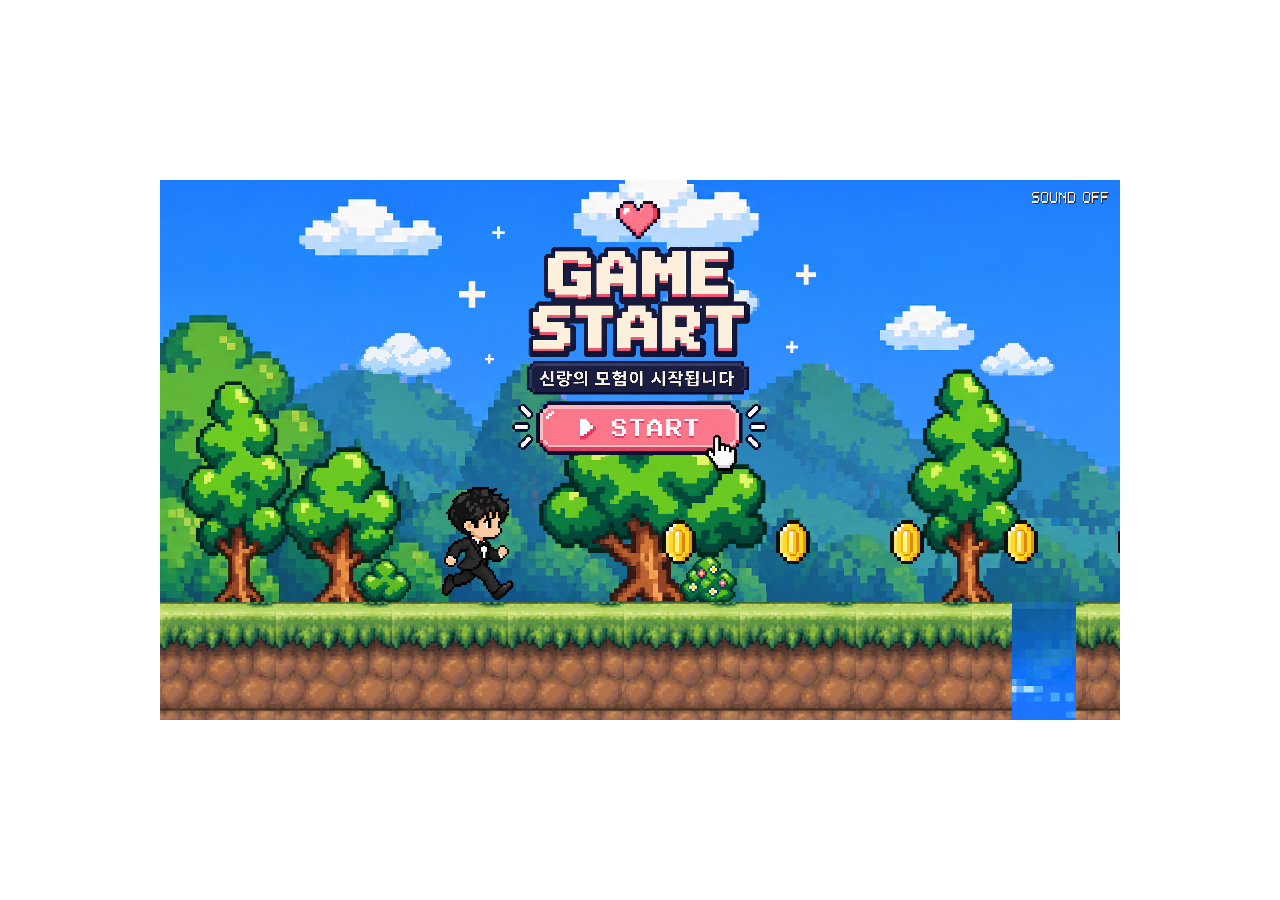
<file: game/index.html>
<!doctype html>
<html lang="ko">
<head>
  <meta charset="utf-8">
  <meta name="viewport" content="width=device-width, initial-scale=1, viewport-fit=cover">
  <meta name="theme-color" content="#152c45">
  <title>CHAE NA ♥ HO JIN — Wedding Adventure</title>
  <link rel="stylesheet" href="style.css?v=supplied-sparkles-7">
  <script defer src="engine.js"></script>
  <script defer src="pixel.js"></script>
  <script defer src="art.js?v=supplied-sparkles-7"></script>
  <script defer src="game.js?v=supplied-sparkles-7"></script>
</head>
<body>
  <main class="invitation">

    <section class="game-shell" aria-label="웨딩 어드벤처 게임">
      <div class="game-frame" id="gameFrame">
        <canvas id="game" width="960" height="540" tabindex="0" aria-label="신랑의 웨딩 모험. 화면 터치 또는 스페이스 키로 점프합니다.">캔버스를 지원하는 브라우저에서 게임을 열어주세요.</canvas>
        <div class="screen-overlay" id="startScreen">
          <div class="start-card"><span class="start-sparkles" aria-hidden="true"><i></i><i></i><i></i><i></i><i></i></span><button id="startButton" type="button" aria-label="게임 시작"><svg viewBox="0 150 1086 1140" aria-hidden="true"><image href="png/start.png" width="1086" height="1448"/></svg></button></div>
        </div>
        <div class="end-controls" id="endScreen" hidden><button id="restartButton" type="button" aria-label="다시 플레이"><svg viewBox="510 580 900 222" aria-hidden="true"><image href="png/ending.png" width="1919" height="820"/></svg></button></div>
      </div>
      <div class="game-toolbar"><p id="instruction">화면을 톡! 누르면 점프해요</p><button id="muteButton" type="button" aria-label="소리 켜기" aria-pressed="true">SOUND OFF</button></div>
    </section>

    <p id="announcement" class="sr-only" role="status" aria-live="polite"></p>
  </main>
</body>
</html>
</file>
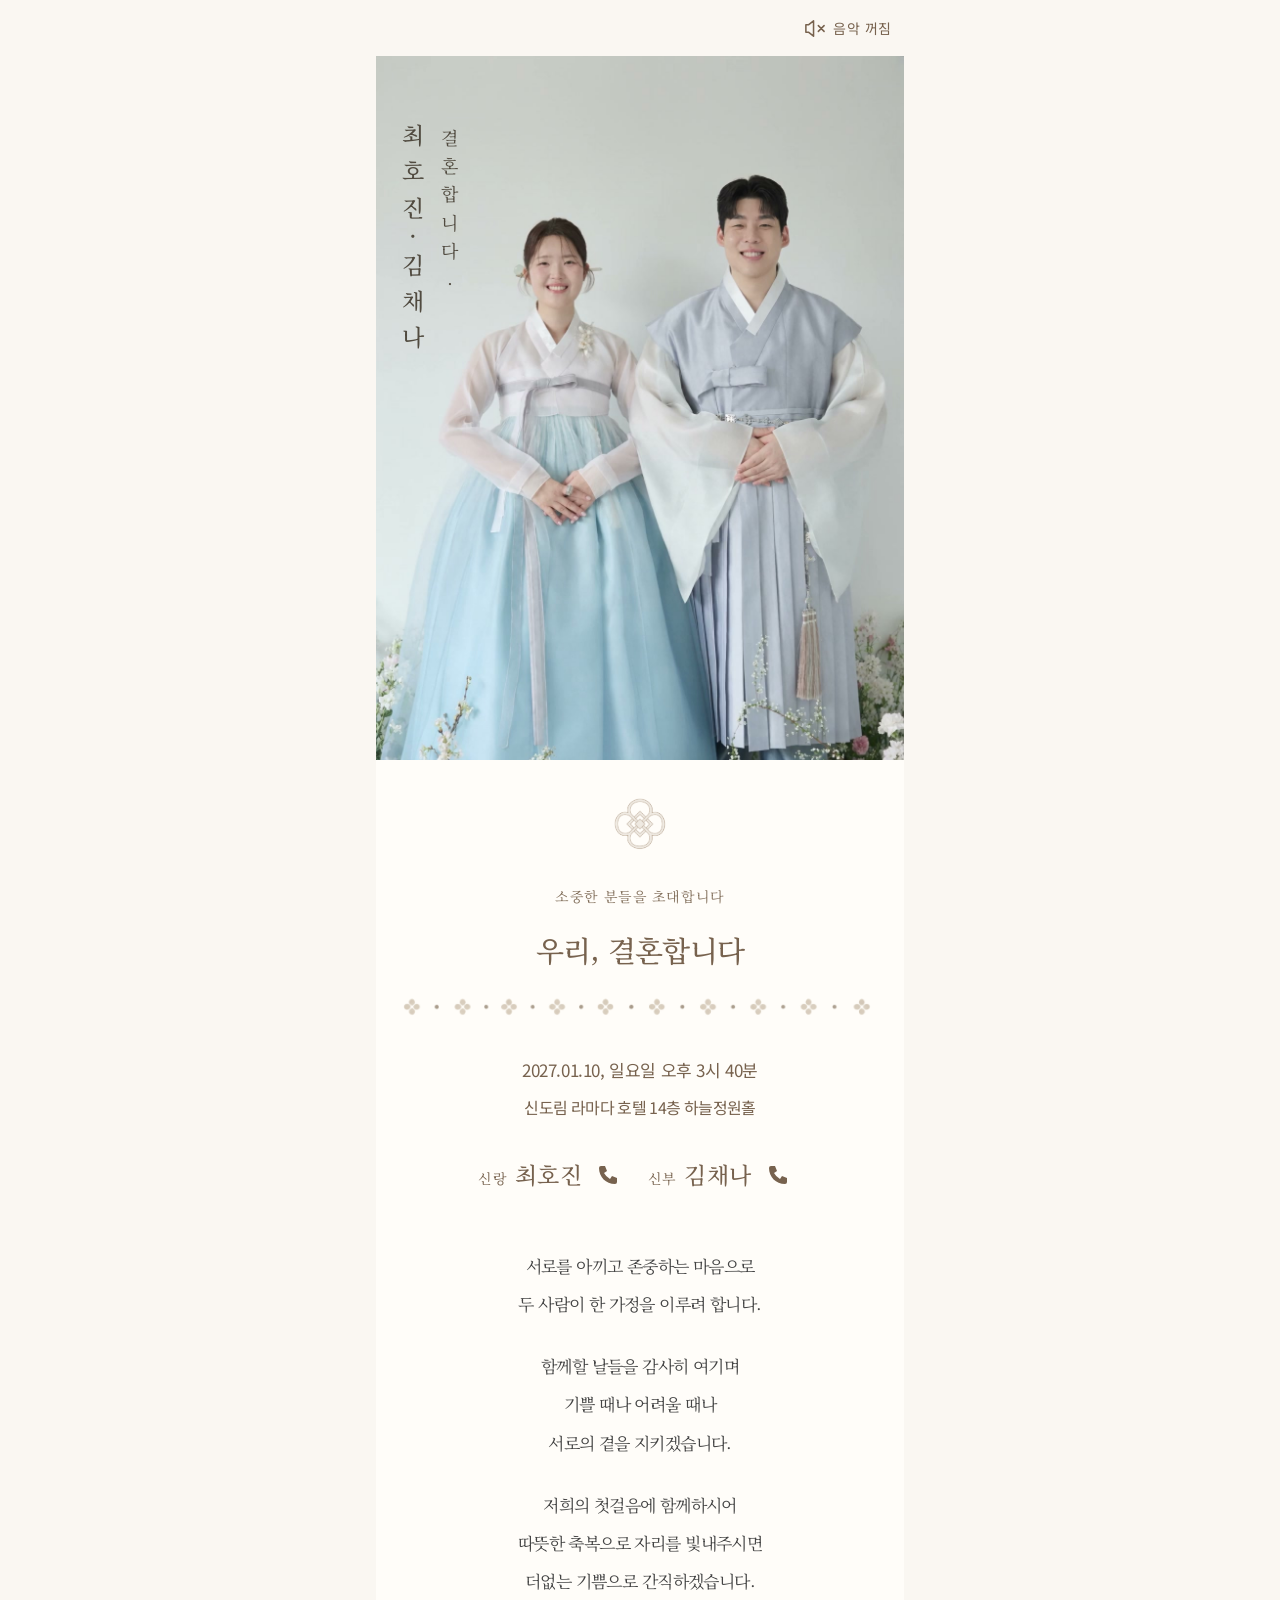
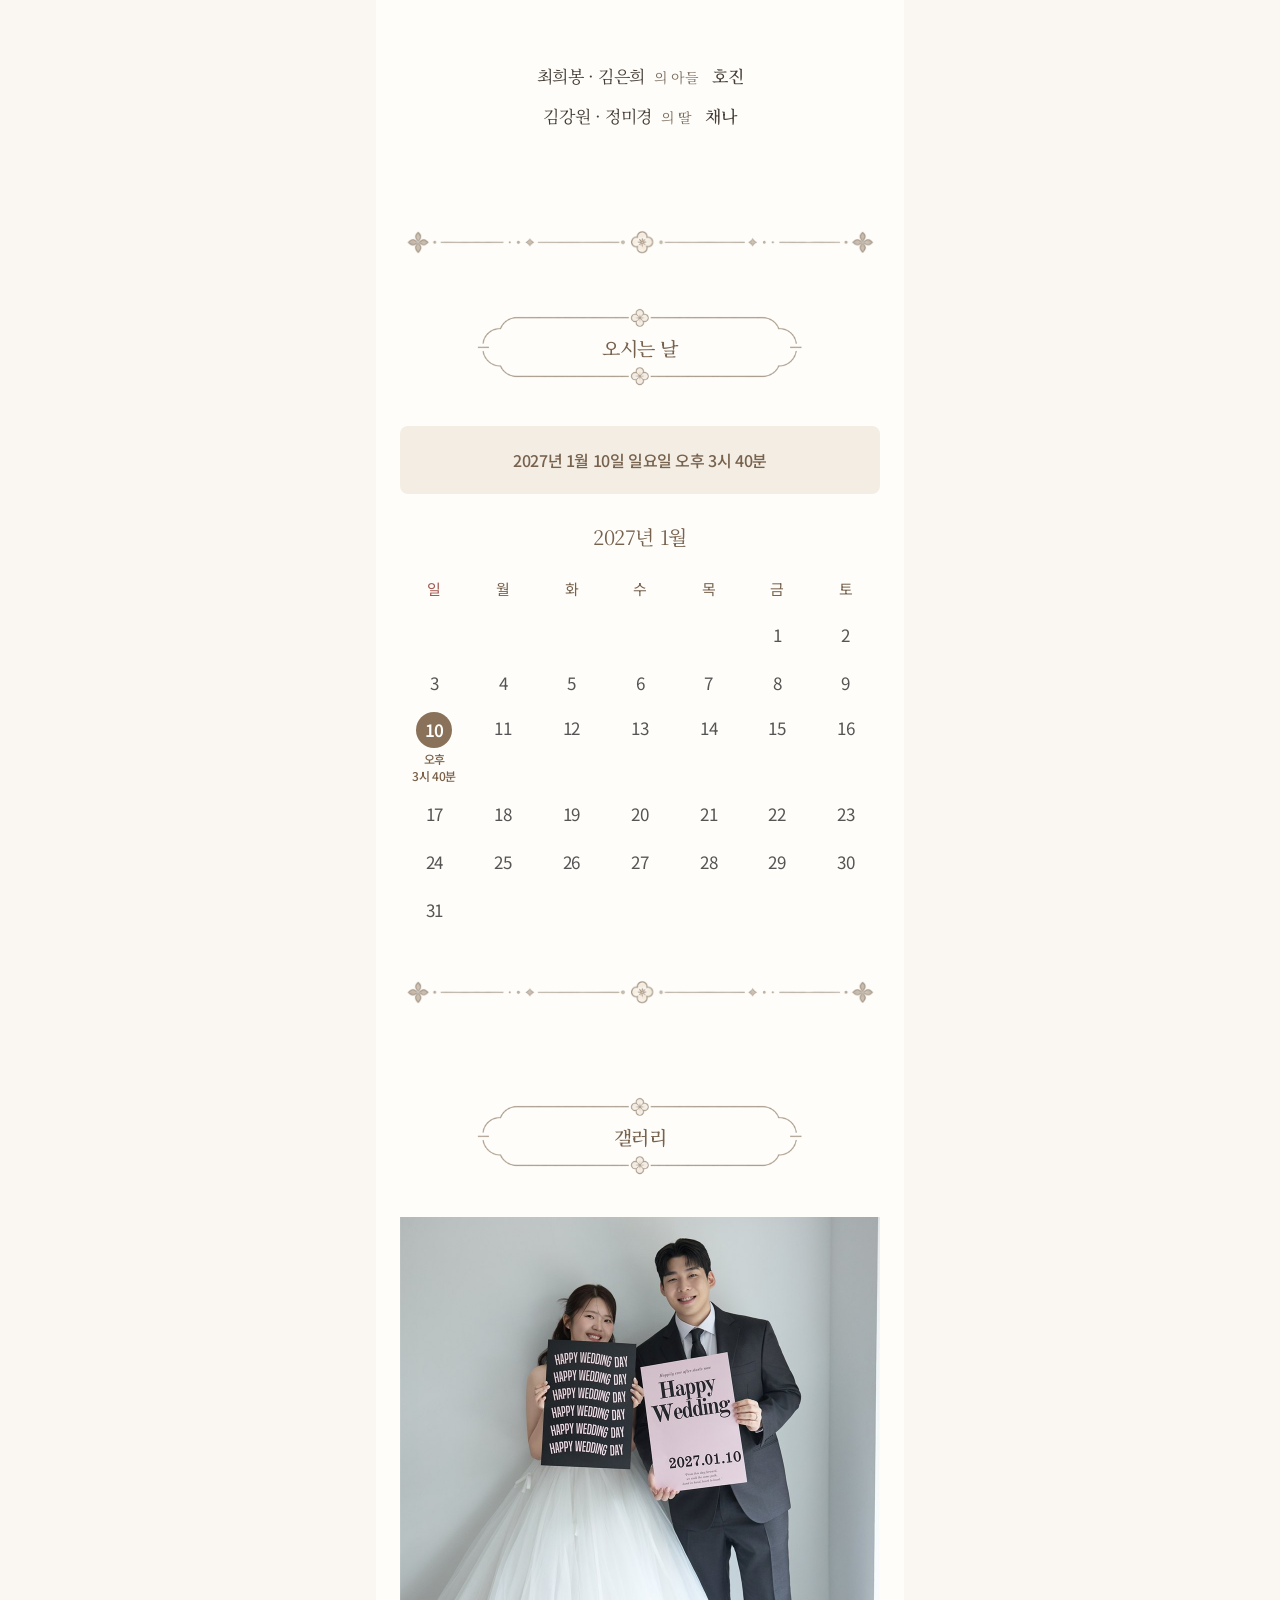
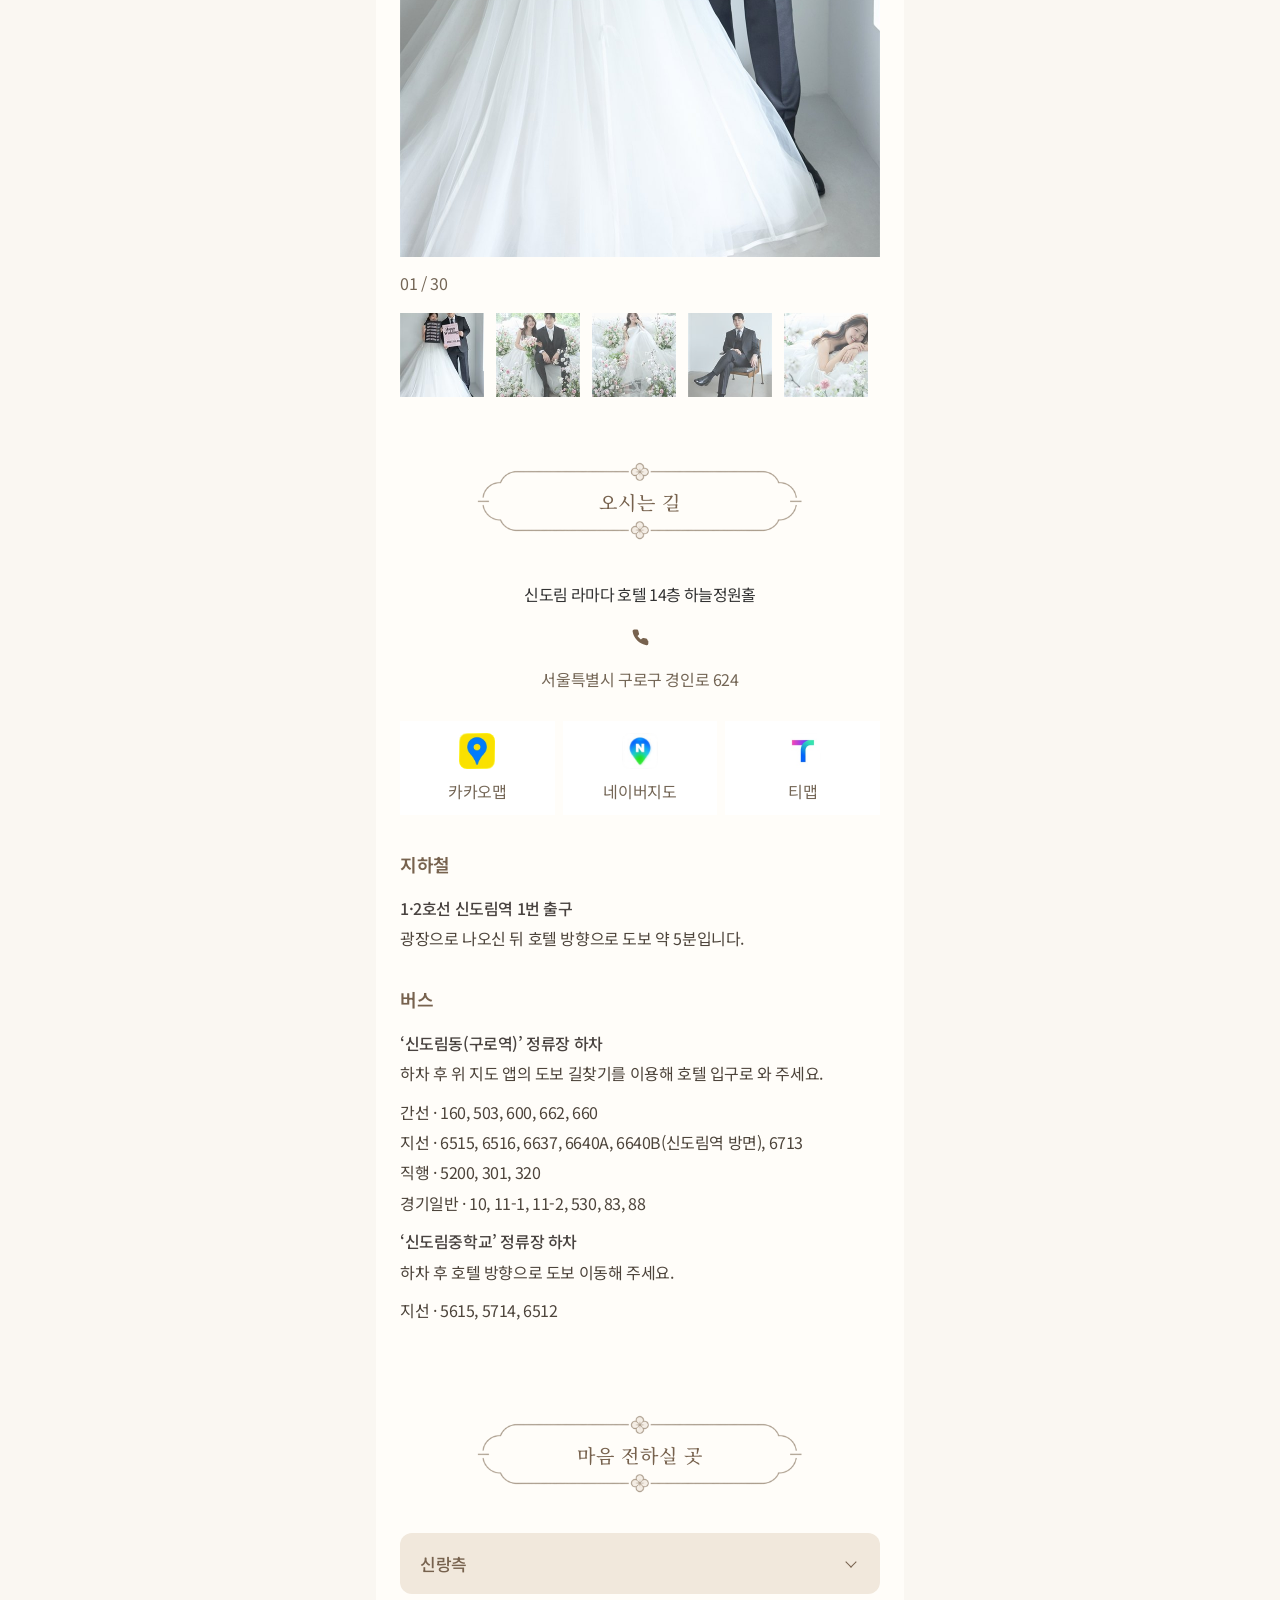
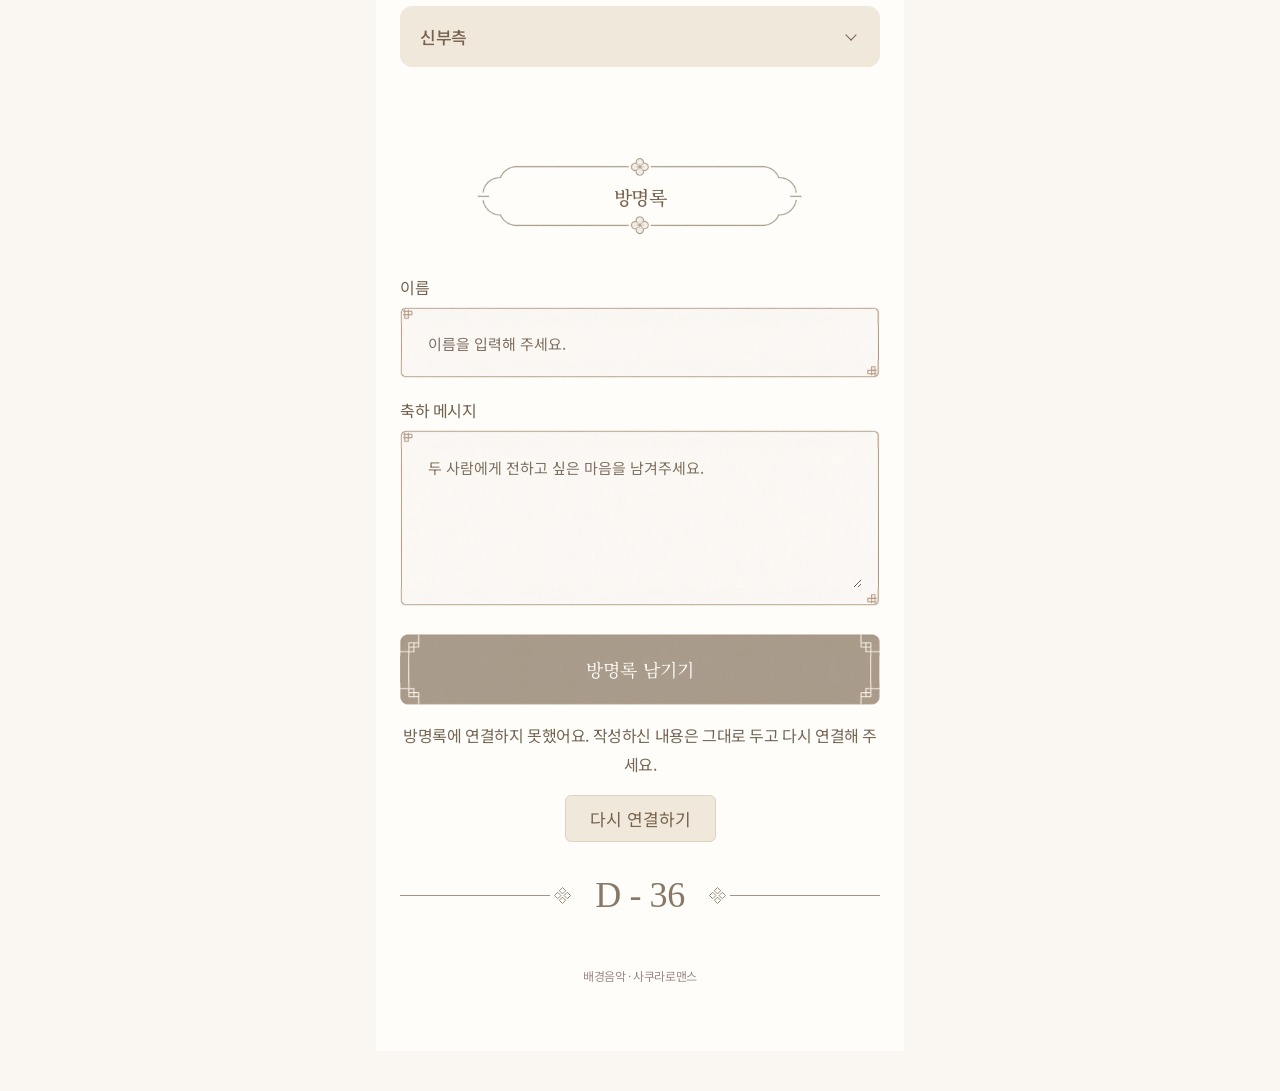
<file: B.html>
<!DOCTYPE html>
<html lang="ko">
<head>
    <meta charset="UTF-8">
    <meta name="viewport" content="width=device-width, initial-scale=1.0">
    <title>최호진 ♡ 김채나 결혼합니다.</title>
    <meta name="description" content="최호진 ♥ 김채나 — 2027년 1월 10일 일요일 오후 3시 40분, 신도림 라마다 호텔 14층 하늘정원홀">
    <meta property="og:type" content="website">
    <meta property="og:title" content="최호진 ♡ 김채나 결혼합니다.">
    <meta property="og:description" content="2027년 1월 10일 일요일 오후 3시 40분">
    <meta property="og:url" content="https://kalswl3507-ux.github.io/wedding/B.html">
    <meta property="og:image" content="https://kalswl3507-ux.github.io/wedding/assets/share-gallery-12-close.jpg">
    <meta property="og:image:type" content="image/jpeg">
    <meta property="og:image:width" content="1200">
    <meta property="og:image:height" content="630">
    <meta property="og:image:alt" content="최호진과 김채나의 웨딩 사진">
    <meta name="twitter:card" content="summary_large_image">
    <meta name="twitter:title" content="최호진 ♡ 김채나 결혼합니다.">
    <meta name="twitter:description" content="2027년 1월 10일 일요일 오후 3시 40분">
    <meta name="twitter:image" content="https://kalswl3507-ux.github.io/wedding/assets/share-gallery-12-close.jpg">

    <link href="https://fonts.googleapis.com/css2?family=Noto+Sans+KR:wght@400;500;600&family=Noto+Serif+KR:wght@400;500;600&display=swap" rel="stylesheet">

    <link rel="stylesheet" href="B.css?v=decoded-fade-2">
    <link rel="stylesheet" href="footer-dday.css?v=1">
</head>
<body>
    <div class="music-toolbar">
        <button class="music-toggle" id="musicToggle" type="button" aria-label="배경음악 켜기" aria-pressed="false">
            <svg viewBox="0 0 24 24" fill="none" stroke="currentColor" stroke-width="1.6" stroke-linecap="round" stroke-linejoin="round" aria-hidden="true"><path d="M11 4 6 8H3v8h3l5 4Z"/><path class="sound-off" d="m16 9 6 6m0-6-6 6"/><g class="sound-waves"><path d="M15 8a6 6 0 0 1 0 8M18 4a11 11 0 0 1 0 16"/></g></svg>
            <span id="musicLabel">음악 꺼짐</span>
        </button>
    </div>
    <header class="cover-photo">
        <video id="coverVideo" autoplay muted playsinline preload="auto" poster="assets/B-main-poster-hd.jpg" width="1080" height="1920" aria-label="신랑 신부의 청첩장 영상"><source src="assets/B-main-hd.mp4" type="video/mp4"></video>
        <div class="cover-lettering" aria-label="최호진 · 김채나 결혼합니다.">
            <p class="cover-names" aria-hidden="true"><span style="--letter:0">최</span><span style="--letter:1">호</span><span style="--letter:2">진</span><span class="cover-name-dot" style="--letter:3">·</span><span style="--letter:4">김</span><span style="--letter:5">채</span><span style="--letter:6">나</span></p>
            <p class="cover-vow" aria-hidden="true"><span style="--letter:5">결</span><span style="--letter:6">혼</span><span style="--letter:7">합</span><span style="--letter:8">니</span><span style="--letter:9">다</span><span style="--letter:10">.</span></p>
        </div>
        <button type="button" class="cover-play" id="coverPlay" hidden>영상 재생</button>
    </header>


    <div class="fade-in-page">
        <div class="wrapper">
            <div class="content-box">
                <img class="invitation-flower" src="B_style/flower.png" width="1280" height="1280" alt="">
                <p class="eyebrow">소중한 분들을 초대합니다</p><h1 class="title">우리, 결혼합니다</h1>
<svg class="soft-divider line-6" viewBox="55 588 1070 65" aria-hidden="true" focusable="false"><image href="B_style/linespng.png" width="1536" height="1024" /></svg>
                <div class="invitation-details">
                    <time datetime="2027-01-10T15:40:00+09:00">2027.01.10, 일요일 오후 3시 40분</time>
                    <p class="venue-single-line">신도림 라마다 호텔 14층 하늘정원홀</p>
                </div>
                <div class="couple-introduction">
                    <div class="names">
                        <div class="name-row"><span><small>신랑</small> 최호진</span><a class="person-phone" href="tel:01051503818" aria-label="신랑 최호진에게 전화하기" title="010-5150-3818"><svg width="18" height="18" viewBox="0 0 24 24" fill="none" stroke="currentColor" stroke-width="1.5" stroke-linecap="round" stroke-linejoin="round" aria-hidden="true"><path d="M5 3h4l2 5-3 2a15 15 0 0 0 6 6l2-3 5 2v4a2 2 0 0 1-2 2C10 21 3 14 3 5a2 2 0 0 1 2-2Z"/></svg></a></div>
                        <div class="name-row"><span><small>신부</small> 김채나</span><a class="person-phone" href="tel:01028673601" aria-label="신부 김채나에게 전화하기" title="010-2867-3601"><svg width="18" height="18" viewBox="0 0 24 24" fill="none" stroke="currentColor" stroke-width="1.5" stroke-linecap="round" stroke-linejoin="round" aria-hidden="true"><path d="M5 3h4l2 5-3 2a15 15 0 0 0 6 6l2-3 5 2v4a2 2 0 0 1-2 2C10 21 3 14 3 5a2 2 0 0 1 2-2Z"/></svg></a></div>
                    </div>
                </div>

                <div class="message">
<p>서로를 아끼고 존중하는 마음으로<br>두 사람이 한 가정을 이루려 합니다.</p>
<p>함께할 날들을 감사히 여기며<br>기쁠 때나 어려울 때나<br>서로의 곁을 지키겠습니다.</p>
<p>저희의 첫걸음에 함께하시어<br>따뜻한 축복으로 자리를 빛내주시면<br>더없는 기쁨으로 간직하겠습니다.</p>
</div>
<div class="family-names"><p>최희봉 · 김은희<span>의 아들</span> <strong>호진</strong></p><p>김강원 · 정미경<span>의 딸</span> <strong>채나</strong></p></div>

                <section class="wedding-calendar" aria-labelledby="calendarTitle">
<svg class="soft-divider line-4" viewBox="55 380 1070 85" aria-hidden="true" focusable="false"><image href="B_style/linespng.png" width="1536" height="1024" /></svg>

                    <h3 class="section-title" id="calendarTitle">오시는 날</h3>
                    <p class="date"><time datetime="2027-01-10T15:40:00+09:00">2027년 1월 10일 일요일 오후 3시 40분</time></p>
                    <p class="calendar-month">2027년 1월</p>
                    <table class="calendar-table" aria-label="2027년 1월 달력, 10일 결혼식">
                        <thead><tr><th scope="col">일</th><th scope="col">월</th><th scope="col">화</th><th scope="col">수</th><th scope="col">목</th><th scope="col">금</th><th scope="col">토</th></tr></thead>
                        <tbody>
                            <tr><td></td><td></td><td></td><td></td><td></td><td><span>1</span></td><td><span>2</span></td></tr>
                            <tr><td><span>3</span></td><td><span>4</span></td><td><span>5</span></td><td><span>6</span></td><td><span>7</span></td><td><span>8</span></td><td><span>9</span></td></tr>
                            <tr class="wedding-week"><td class="wedding-date-cell"><time class="wedding-day" datetime="2027-01-10" aria-label="1월 10일 일요일, 결혼식">10</time><time class="calendar-time" datetime="2027-01-10T15:40:00+09:00">오후<br>3시 40분</time></td><td><span>11</span></td><td><span>12</span></td><td><span>13</span></td><td><span>14</span></td><td><span>15</span></td><td><span>16</span></td></tr>
                            <tr><td><span>17</span></td><td><span>18</span></td><td><span>19</span></td><td><span>20</span></td><td><span>21</span></td><td><span>22</span></td><td><span>23</span></td></tr>
                            <tr><td><span>24</span></td><td><span>25</span></td><td><span>26</span></td><td><span>27</span></td><td><span>28</span></td><td><span>29</span></td><td><span>30</span></td></tr>
                            <tr><td><span>31</span></td><td></td><td></td><td></td><td></td><td></td><td></td></tr>
                        </tbody>
                    </table>


<svg class="soft-divider line-4" viewBox="55 380 1070 85" aria-hidden="true" focusable="false"><image href="B_style/linespng.png" width="1536" height="1024" /></svg>
</section>
                <div class="gallery-header">

                    <h3>갤러리</h3>
                </div>

                <div class="gallery-container">
                    <div class="main-photo-area" aria-label="웨딩 사진 자동 슬라이드">
                        <div class="slide-photo visible"></div>
                        <div class="slide-photo" aria-hidden="true"></div>
                    </div>
                    <div class="gallery-controls">
                        <span id="slideCount">01 / 30</span>
                    </div>
                    <div class="thumb-slider" id="thumbnails" aria-label="웨딩 사진 목록"></div>
                </div>
                <section class="info" id="directions" aria-labelledby="directionsTitle">

                    <h3 class="section-title" id="directionsTitle">오시는 길</h3>

                    <div class="venue-heading"><div class="location venue-single-line">신도림 라마다 호텔 14층 하늘정원홀</div><a class="venue-phone" href="tel:0221622100" aria-label="라마다 신도림 호텔 웨딩에 전화하기, 02-2162-2100">
                        <svg viewBox="0 0 24 24" width="20" height="20" fill="none" stroke="currentColor" stroke-width="1.5" stroke-linecap="round" stroke-linejoin="round" aria-hidden="true">
                            <path d="M22 16.9v3a2 2 0 0 1-2.2 2A19.8 19.8 0 0 1 3.1 5.2 2 2 0 0 1 5.1 3h3a2 2 0 0 1 2 1.7c.1 1 .4 1.9.7 2.8a2 2 0 0 1-.5 2.1L9 10.9a16 16 0 0 0 4.1 4.1l1.3-1.3a2 2 0 0 1 2.1-.5c.9.3 1.8.6 2.8.7a2 2 0 0 1 1.7 2z"/>
                        </svg>

                    </a></div>
                    <div class="address">서울특별시 구로구 경인로 624</div>
                    <div class="navigation-links" aria-label="길찾기">
                        <a href="https://map.kakao.com/?q=라마다서울신도림호텔" target="_blank" rel="noopener noreferrer"><img src="assets/kakaomap.png" width="36" height="36" alt=""><span>카카오맵</span></a>
                        <a href="https://map.naver.com/v5/search/라마다신도림호텔웨딩" target="_blank" rel="noopener noreferrer"><img src="assets/navermap.png" width="36" height="36" alt=""><span>네이버지도</span></a>
                        <a id="tmapLink" href="tmap://search?name=%EB%9D%BC%EB%A7%88%EB%8B%A4%EC%84%9C%EC%9A%B8%EC%8B%A0%EB%8F%84%EB%A6%BC%ED%98%B8%ED%85%94"><img src="assets/tmap.png" width="36" height="36" alt=""><span>티맵</span></a>
                    </div>
                    <p class="navigation-status" id="navigationStatus" role="status"></p>
                    <div class="transit-guide">
                        <h4>지하철</h4>
                        <p><strong>1·2호선 신도림역 1번 출구</strong><br>광장으로 나오신 뒤 호텔 방향으로 도보 약 5분입니다.</p>
                        <h4>버스</h4>
                        <p><strong>‘신도림동(구로역)’ 정류장 하차</strong><br>하차 후 위 지도 앱의 도보 길찾기를 이용해 호텔 입구로 와 주세요.</p>
                        <p class="bus-routes">간선 · 160, 503, 600, 662, 660<br>지선 · 6515, 6516, 6637, 6640A, 6640B(신도림역 방면), 6713<br>직행 · 5200, 301, 320<br>경기일반 · 10, 11-1, 11-2, 530, 83, 88</p>
                        <p><strong>‘신도림중학교’ 정류장 하차</strong><br>하차 후 호텔 방향으로 도보 이동해 주세요.</p>
                        <p class="bus-routes">지선 · 5615, 5714, 6512</p>
                    </div>


</section>
                <section class="gift-section" aria-labelledby="giftTitle">

                    <h3 class="section-title" id="giftTitle">마음 전하실 곳</h3>
                    <details class="gift-group">
                        <summary>신랑측</summary>
                        <ul class="gift-accounts">
                            <li class="gift-account" data-person="groom-father">
                                <div class="gift-person"><span class="gift-role">신랑 아버지</span><strong class="gift-name">최희봉</strong></div>
                                <div class="gift-bank"><span>우리 <span class="account-number">131-08-025685</span></span><button type="button" class="account-copy" aria-label="신랑 아버지 계좌번호 복사" title="계좌번호 복사"><svg width="19" height="19" viewBox="0 0 24 24" fill="none" stroke="currentColor" stroke-width="1.5" aria-hidden="true"><rect x="8" y="8" width="12" height="13" rx="2"/><path d="M16 8V5a2 2 0 0 0-2-2H5a2 2 0 0 0-2 2v9a2 2 0 0 0 2 2h3"/></svg></button></div><p class="copy-status" role="status"></p>
                            </li>
                            <li class="gift-account" data-person="groom-mother">
                                <div class="gift-person"><span class="gift-role">신랑 어머니</span><strong class="gift-name">김은희</strong></div>
                                <div class="gift-bank"><span>국민 <span class="account-number">672725-96-101904</span></span><button type="button" class="account-copy" aria-label="신랑 어머니 계좌번호 복사" title="계좌번호 복사"><svg width="19" height="19" viewBox="0 0 24 24" fill="none" stroke="currentColor" stroke-width="1.5" aria-hidden="true"><rect x="8" y="8" width="12" height="13" rx="2"/><path d="M16 8V5a2 2 0 0 0-2-2H5a2 2 0 0 0-2 2v9a2 2 0 0 0 2 2h3"/></svg></button></div><p class="copy-status" role="status"></p>
                            </li>
                            <li class="gift-account" data-person="groom">
                                <div class="gift-person"><span class="gift-role">신랑</span><strong class="gift-name">최호진</strong></div>
                                <div class="gift-bank"><span>국민 <span class="account-number">050702-04-123401</span></span><button type="button" class="account-copy" aria-label="신랑 계좌번호 복사" title="계좌번호 복사"><svg width="19" height="19" viewBox="0 0 24 24" fill="none" stroke="currentColor" stroke-width="1.5" aria-hidden="true"><rect x="8" y="8" width="12" height="13" rx="2"/><path d="M16 8V5a2 2 0 0 0-2-2H5a2 2 0 0 0-2 2v9a2 2 0 0 0 2 2h3"/></svg></button></div><p class="copy-status" role="status"></p>
                            </li>
                        </ul>
                    </details>
                    <details class="gift-group">
                        <summary>신부측</summary>
                        <ul class="gift-accounts">
                            <li class="gift-account" data-person="bride-father">
                                <div class="gift-person"><span class="gift-role">신부 아버지</span><strong class="gift-name">김강원</strong></div>
                                <div class="gift-bank"><span>기업 <span class="account-number">942-0068-37-01014</span></span><button type="button" class="account-copy" aria-label="신부 아버지 계좌번호 복사" title="계좌번호 복사"><svg width="19" height="19" viewBox="0 0 24 24" fill="none" stroke="currentColor" stroke-width="1.5" aria-hidden="true"><rect x="8" y="8" width="12" height="13" rx="2"/><path d="M16 8V5a2 2 0 0 0-2-2H5a2 2 0 0 0-2 2v9a2 2 0 0 0 2 2h3"/></svg></button></div><p class="copy-status" role="status"></p>
                            </li>
                            <li class="gift-account" data-person="bride-mother">
                                <div class="gift-person"><span class="gift-role">신부 어머니</span><strong class="gift-name">정미경</strong></div>
                                <div class="gift-bank"><span>기업 <span class="account-number">942-006-74-101017</span></span><button type="button" class="account-copy" aria-label="신부 어머니 계좌번호 복사" title="계좌번호 복사"><svg width="19" height="19" viewBox="0 0 24 24" fill="none" stroke="currentColor" stroke-width="1.5" aria-hidden="true"><rect x="8" y="8" width="12" height="13" rx="2"/><path d="M16 8V5a2 2 0 0 0-2-2H5a2 2 0 0 0-2 2v9a2 2 0 0 0 2 2h3"/></svg></button></div><p class="copy-status" role="status"></p>
                            </li>
                            <li class="gift-account" data-person="bride">
                                <div class="gift-person"><span class="gift-role">신부</span><strong class="gift-name">김채나</strong></div>
                                <div class="gift-bank"><span>신한 <span class="account-number">110-383-137056</span></span><button type="button" class="account-copy" aria-label="신부 계좌번호 복사" title="계좌번호 복사"><svg width="19" height="19" viewBox="0 0 24 24" fill="none" stroke="currentColor" stroke-width="1.5" aria-hidden="true"><rect x="8" y="8" width="12" height="13" rx="2"/><path d="M16 8V5a2 2 0 0 0-2-2H5a2 2 0 0 0-2 2v9a2 2 0 0 0 2 2h3"/></svg></button></div><p class="copy-status" role="status"></p>
                            </li>
                        </ul>
                    </details>
                </section>
                <section class="guestbook" aria-labelledby="guestbookTitle">

                    <h3 class="section-title" id="guestbookTitle">방명록</h3>
                    <form class="guestbook-form" id="guestbookForm">
                        <label>이름<input name="name" autocomplete="name" maxlength="20" placeholder="이름을 입력해 주세요." required></label>
                        <label>축하 메시지<textarea name="message" maxlength="500" placeholder="두 사람에게 전하고 싶은 마음을 남겨주세요." required></textarea></label>
                        <button type="submit" disabled>방명록 남기기 </button>
                    </form>
                    <p class="guestbook-status" id="guestbookStatus" role="status"></p>
                    <ul class="guestbook-list" id="guestbookList"></ul>
                </section>
                <div class="footer-dday" data-wedding-countdown="footer" role="img" hidden>
                    <span class="footer-dday-ornament" aria-hidden="true"><svg viewBox="0 0 32 32" fill="none" stroke="currentColor" stroke-width="1.6"><path d="m16 1 6 6-6 6-6-6Zm-9 9 6 6-6 6-6-6Zm18 0 6 6-6 6-6-6Zm-9 9 6 6-6 6-6-6Z"/></svg></span>
                    <span class="footer-dday-number" aria-hidden="true">D <span data-countdown-sign>-</span> <span data-countdown-value></span></span>
                    <span class="footer-dday-ornament footer-dday-right" aria-hidden="true"><svg viewBox="0 0 32 32" fill="none" stroke="currentColor" stroke-width="1.6"><path d="m16 1 6 6-6 6-6-6Zm-9 9 6 6-6 6-6-6Zm18 0 6 6-6 6-6-6Zm-9 9 6 6-6 6-6-6Z"/></svg></span>
                </div>
                <p class="music-credit">배경음악 · 사쿠라로맨스</p>
            </div>
        </div>
    </div>

    <dialog class="photo-dialog" id="photoDialog" aria-label="웨딩 사진 크게 보기">
        <div class="popup-toolbar">
            <span id="popupCount" aria-live="polite"></span>
            <button type="button" id="closePopup" autofocus aria-label="사진 팝업 닫기">닫기 ×</button>
        </div>
        <div class="popup-stage"><div id="popupPhoto"></div></div>
        <div class="popup-nav">
            <button type="button" id="prevPhoto" aria-label="이전 사진">← 이전</button>
            <button type="button" id="nextPhoto" aria-label="다음 사진">다음 →</button>
        </div>
    </dialog>
    <script src="gallery.js?v=decoded-fade-2"></script>
    <script src="site-config.js?v=supabase-1"></script>
    <script src="guestbook.js?v=recovery-2"></script>
    <script src="navigation.js"></script>
    <script src="accounts.js"></script>
    <script src="B-music.js?v=1"></script>
    <script src="B-video.js?v=scroll-replay-1"></script>
    <script src="countdown.js?v=footer-4"></script>
</body>
</html>
</file>
<file: game/style.css>
:root { color-scheme:light; }
* { box-sizing:border-box; }
html,body { margin:0; background:#fff; overflow:hidden; }
body { min-height:100svh; display:grid; place-items:center; }
.invitation { width:min(100%,960px); }
.game-shell { position:relative; }
.game-frame { position:relative; aspect-ratio:16/9; overflow:hidden; background:#2889ef; touch-action:none; user-select:none; -webkit-user-select:none; -webkit-touch-callout:none; }
canvas { display:block; width:100%; height:100%; image-rendering:pixelated; touch-action:none; }
button { border:0; border-radius:0; font:700 12px ui-monospace,"Courier New",monospace; cursor:pointer; touch-action:manipulation; }
button:focus-visible,canvas:focus-visible { outline:2px solid #ffe8a4; outline-offset:-3px; }
.pixel-label { width:100%; height:auto; pointer-events:none; }
.end-controls { position:absolute; bottom:2%; left:0; right:0; text-align:center; pointer-events:none; }
.game-toolbar { position:absolute; right:5px; top:2px; pointer-events:none; }
.game-toolbar p { display:none; }
.game-toolbar button { pointer-events:auto; color:#fff2d0; background:transparent; min-height:32px; min-width:44px; padding:6px 4px; font-size:clamp(7px,1.4vw,10px); }
.game-toolbar button { width:clamp(54px,13vw,90px); }
[hidden] { display:none!important; }
.sr-only { position:absolute; width:1px;height:1px;overflow:hidden;clip-path:inset(50%);white-space:nowrap; }


.game-frame { container-type: inline-size; }

/* Original user-supplied UI art; the SVG viewBoxes select transparent regions only. */
.screen-overlay { position:absolute; inset:0; display:flex; justify-content:center; align-items:flex-start; padding-top:2cqw; touch-action:none; }
.start-card { position:relative; width:27%; }
.start-sparkles { position:absolute; inset:0; pointer-events:none; }
.start-sparkles i { position:absolute; display:block; width:1.3cqw; height:1.3cqw; background:#fff7ed; clip-path:polygon(38% 0,62% 0,62% 38%,100% 38%,100% 62%,62% 62%,62% 100%,38% 100%,38% 62%,0 62%,0 38%,38% 38%); }
.start-sparkles i:nth-child(1) { width:2.8cqw; height:2.8cqw; left:-20%; top:30%; }
.start-sparkles i:nth-child(2) { left:-7%; top:10%; }
.start-sparkles i:nth-child(3) { width:1cqw; height:1cqw; left:-10%; top:57%; }
.start-sparkles i:nth-child(4) { width:2.1cqw; height:2.1cqw; right:-18%; top:24%; }
.start-sparkles i:nth-child(5) { right:-11%; top:52%; }
.start-card button { display:block; padding:0; margin:0 auto; border:0; background:none; box-shadow:none; line-height:0; }
.start-card button { width:100%; }
.start-card button svg { display:block; width:100%; height:auto; image-rendering:pixelated; pointer-events:none; }
.start-card button:disabled { cursor:wait; }
.end-controls button { display:block; margin:0 auto; padding:0; border:0; background:none; box-shadow:none; line-height:0; width:clamp(132px,28vw,205px); pointer-events:auto; }
.end-controls button svg { display:block; width:100%; height:auto; image-rendering:pixelated; pointer-events:none; }
</file>
<file: B.css>
:root { --accent: #635b58; }
        * { box-sizing: border-box; }
        .music-credit { margin: 48px 0 0; font-size: 11px; line-height: 1.8; color: #998a84; }
        .music-credit a { color: inherit; text-underline-offset: 3px; }
        .music-toolbar { width: 100%; max-width: 520px; margin: 0 auto; padding: 4px 12px; display: flex; justify-content: flex-end; }
        .music-toggle { display: inline-flex; align-items: center; justify-content: center; gap: 7px; min-width: 44px; min-height: 44px; padding: 0 8px; border: 0; background: transparent; color: var(--accent); cursor: pointer; font: inherit; font-size: 11px; letter-spacing: .04em; }
        .music-toggle svg { width: 23px; height: 23px; }
        .music-toggle .sound-waves { display: none; }
        .music-toggle[aria-pressed="true"] .sound-waves { display: block; }
        .music-toggle[aria-pressed="true"] .sound-off { display: none; }






        body, html {
            margin: 0; padding: 0; min-height: 100%; width: 100%;
            background-color: #ffffff;
        }

        /* --- ✨ 전체 화면 슬로우 페이드 인 (4초) --- */
        .fade-in-page {
            position: relative;
            isolation: isolate;
            opacity: 0;
            animation: slowFadeIn 4s ease-in-out forwards;
            width: 100%;
            min-height: 100vh;
            display: flex;
            flex-direction: column;
            align-items: center;
        }

        @keyframes slowFadeIn {
            from { opacity: 0; }
            to { opacity: 1; }
        }

        body { font-family: 'Noto Sans KR', -apple-system, BlinkMacSystemFont, 'Segoe UI', sans-serif; font-weight: 400; letter-spacing: -.025em; -webkit-font-smoothing: antialiased; }

        .wrapper {
            width: 100%;
            max-width: 520px; /* 💥 가로를 더 시원하게 넓혔습니다 */
            padding: 60px 15px;
            position: relative;
            z-index: 10;
        }

        /* --- 본문 --- */
        .content-box {
            background-color: #fff;
            padding: 80px 40px;
            text-align: center;
            border-radius: 0;
            position: relative;
        }

        /* --- 📝 텍스트 스타일 --- */
        .title, .gallery-header h3, .section-title {
            font-family: 'Noto Sans KR', sans-serif;
            font-size: 1.1rem;
            font-weight: 600;
            line-height: 1.5;
            letter-spacing: .06em;
            color: var(--accent);
        }
        .title { font-family: Georgia, 'Times New Roman', serif; font-size: 1.8rem; font-weight: 700; letter-spacing: .08em; margin-bottom: 28px; }
        .gallery-header h3, .section-title { letter-spacing: .04em; }
        .invitation-details { margin: -8px 0 30px; color: var(--accent); font-size: .9rem; line-height: 1.9; word-break: keep-all; }
        .invitation-details p { margin: 4px 0; }
        .invitation-details time { display: block; }

        .couple-introduction { display: flex; flex-direction: column; align-items: center; justify-content: center; gap: 20px; margin: 0 auto 38px; }


        .names {
            font-family: 'Noto Sans KR', sans-serif;
            font-size: 1.375rem;
            font-weight: 500;
            letter-spacing: .02em;
            color: var(--accent);
            margin: 0;
            display: flex;
            align-items: center;
            justify-content: center;
            gap: 18px;
            text-align: left;
            white-space: nowrap;
        }

        .names span { display: block; }
        .name-row { display: flex; align-items: center; gap: 2px; }
        .person-phone { display: inline-flex; align-items: center; justify-content: center; width: 44px; height: 44px; color: var(--accent); text-decoration: none; }
        .person-phone svg { width: 24px; height: 24px; stroke-width: 1.8; }
        .person-phone:focus-visible { outline: 1px solid currentColor; outline-offset: 2px; }
        @media (max-width: 360px) {
            .names { font-size: 1.25rem; gap: 10px; }
        }
        .transit-guide { margin-top: 32px; text-align: left; font-size: .85rem; line-height: 1.9; color: #666; word-break: keep-all; }
        .transit-guide h4 { margin: 28px 0 12px; font-family: inherit; font-size: 1rem; font-weight: 600; color: var(--accent); }
        .transit-guide p { margin: 8px 0; }
        .transit-guide strong { font-weight: 500; color: #494340; }
        .transit-guide .bus-routes { font-size: .8rem; color: #777; }
        .message p { margin: 0; }
        .message p + p { margin-top: 24px; }

        .message {
            font-family: inherit;
            font-size: .95rem;
            line-height: 2.15;
            font-weight: 300;
            color: #444;
            margin-bottom: 50px;
            word-break: keep-all;
        }

        /* --- 🎀 갤러리 제목 --- */
        .gallery-header {
            margin: 40px 0 30px;
        }

        .gallery-header h3 { margin: 0; }

        /* --- 📸 갤러리 섹션 --- */
        .gallery-container { margin-bottom: 40px; }

        .main-photo-area {
            position: relative;
            width: 100%;
            height: 550px; /* 가로에 맞춰 높이도 확보 */
            border-radius: 0;
            overflow: hidden;
            margin-bottom: 20px;
        }
        .slide-photo { background: #fff; position: absolute; inset: 0; width: 100%; height: 100%; object-fit: cover; opacity: 0; transition: opacity 1s ease-in-out; }
        .slide-photo.visible { opacity: 1; }
        .slide-photo > img { width: 100%; height: 100%; object-fit: cover; display: block; }
        .slide-photo.landscape > img { object-fit: contain; }
        .slide-photo.landscape, .slide-photo.paired { background: #fff; }
        .paired { display: flex; flex-direction: column; justify-content: center; }
        .slide-photo.paired > img { width: 100%; height: auto; max-height: 50%; object-fit: contain; }
        #popupPhoto { width: 100%; height: 100%; }
        #popupPhoto.paired > img { display: block; width: 100%; height: auto; max-height: 50%; object-fit: contain; }
        .thumb-btn.paired > img { display: block; height: 50%; width: 100%; object-fit: cover; }
        .gallery-controls { display: flex; justify-content: space-between; align-items: center; margin: -6px 0 18px; color: var(--accent); font-size: .8rem; }

        .thumb-slider {
            display: flex; gap: 12px; overflow-x: auto;
            padding-bottom: 15px; scrollbar-width: none;
            justify-content: flex-start;
        }
        .thumb-slider::-webkit-scrollbar { display: none; }

        .thumb-btn {
            flex: 0 0 75px; height: 75px;
            padding: 0; border: 0;
            background: none; border-radius: 0;
            overflow: hidden; cursor: pointer;
        }
        .thumb-btn img { width: 100%; height: 100%; object-fit: cover; opacity: 0.4; }
        .thumb-btn.active img { opacity: 1; }
        .thumb-btn img { opacity: .75; }
        button:focus-visible { outline: 2px solid var(--accent); outline-offset: 3px; }
        .photo-dialog { border: 0; padding: 0; background: #fff; color: #333; width: 100vw; max-width: 100vw; height: 100dvh; max-height: 100dvh; }
        .photo-dialog::backdrop { background: #fff; }
        .photo-dialog[open] { display: flex; flex-direction: column; }
        .popup-toolbar { display: flex; justify-content: space-between; align-items: center; padding: 16px 20px; padding-top: max(16px, env(safe-area-inset-top)); }
        .popup-stage { flex: 1; min-height: 0; display: flex; align-items: center; justify-content: center; padding: 0 12px; }
        .popup-stage img { width: 100%; height: 100%; object-fit: contain; }
        .popup-nav { display: flex; justify-content: center; gap: 24px; padding: 18px; padding-bottom: max(18px, env(safe-area-inset-bottom)); }
        .photo-dialog button { background: #fff; border: 0; border-radius: 0; color: #333; padding: 12px 20px; cursor: pointer; font: inherit; }
        @media (max-width: 420px) {
            .content-box { padding: 60px 22px; border-radius: 0; }
            .main-photo-area { height: auto; aspect-ratio: 3 / 4; }
        }
        @media (prefers-reduced-motion: reduce) {
            .fade-in-page { animation: none; opacity: 1; }
            .slide-photo { transition: none; }
        }

        /* --- 📍 정보 및 지도 섹션 --- */
        .info { border-top: 0; padding-top: 50px; margin-top: 30px; }
        .date { font-family: inherit; font-size: 1.15rem; font-weight: 500; color: var(--accent); margin-bottom: 12px; word-break: keep-all; }
        .location { font-size: 1rem; color: #333; margin-bottom: 8px; }
        .address { font-size: 0.85rem; color: #999; margin-bottom: 30px; }

        .navigation-links { display: grid; grid-template-columns: repeat(3, minmax(0, 1fr)); gap: 8px; margin-top: 24px; }
        .navigation-links a { display: flex; flex-direction: column; align-items: center; gap: 10px; color: var(--accent); background: #fff; border: 0; font-size: .8rem; text-decoration: none; padding: 12px 0; white-space: nowrap; }
        .navigation-links img { display: block; object-fit: contain; border-radius: 8px; }
        .guestbook { margin-top: 80px; }
        .section-title { margin: 0 0 32px; }
        #guestbookTitle { display: flex; align-items: center; justify-content: center; gap: 18px; }

        .guestbook-form { display: grid; gap: 20px; text-align: left; }
        .guestbook-form label { font-size: .8rem; color: var(--accent); }
        .guestbook-form input, .guestbook-form textarea { display: block; width: 100%; margin-top: 8px; padding: 13px 14px; border: 1px solid #e1dcdc; background: #fff; color: #494340; font: inherit; font-size: 16px; border-radius: 5px; }
        .guestbook-form input::placeholder, .guestbook-form textarea::placeholder { color: #aaa3a3; font-size: 13px; }
        .guestbook-form textarea { resize: vertical; min-height: 140px; line-height: 1.8; }
        .guestbook-form :is(input, textarea):focus-visible { outline: 1px solid var(--accent); outline-offset: 4px; }
        .guestbook-form button { display: flex; align-items: center; justify-content: center; gap: 10px; min-height: 50px; margin-top: 8px; border: 0; background: #ce92a4; color: white; font: inherit; padding: 14px; cursor: pointer;  }
        .guestbook-form button:disabled { opacity: .7; cursor: default; }
        .guestbook-status, .navigation-status { font-size: .8rem; color: #777; line-height: 1.8; }
        .guestbook-list { list-style: none; padding: 0; margin-top: 28px; text-align: left; }
        .guestbook-list li { margin-bottom: 14px; padding: 18px; border: 1px solid #e7dccc; background: #faf6ef; border-radius: 6px; overflow-wrap: anywhere; }
        .guestbook-list strong { color: var(--accent); font-size: .9rem; }
        .guestbook-list p { white-space: pre-wrap; line-height: 1.8; font-size: .9rem; color: #444; }
        .guestbook-list time { font-size: .75rem; color: #999; }
        .guestbook-more { min-height: 44px; padding: 10px 24px; border: 1px solid #e0d2be; border-radius: 6px; background: #f1e8dc; color: #77624e; font: inherit; font-size: .85rem; cursor: pointer; }
        .guestbook-more:disabled { opacity: .6; cursor: wait; }
        .wedding-calendar { margin: 65px 0 75px; }
        .wedding-calendar .section-title { margin: 24px 0 20px; }
        .wedding-calendar .date { font-size: .95rem; line-height: 1.8; background: #f1e8dc; border-radius: 0; padding: 16px 12px; color: #77624e;  }
        .calendar-table .wedding-week td { vertical-align: top; padding-top: 5px; padding-bottom: 34px; }
        .calendar-table .wedding-date-cell { position: relative; }
        .calendar-table .calendar-time { position: absolute; top: 41px; left: 50%; transform: translateX(-50%); display: block; width: auto; height: auto; margin: 0; color: #a95f78; font-size: 10px; line-height: 1.4; font-weight: 500; white-space: nowrap; }
        .calendar-table { width: 100%; table-layout: fixed; border-collapse: collapse; margin-top: 26px; font-size: .85rem; color: #555; }
        .calendar-table th { font-weight: 400; color: var(--accent); padding-bottom: 12px; font-size: .75rem; }
        .calendar-table td { height: 42px; padding: 0; text-align: center; }
        .calendar-table td > * { display: inline-flex; width: 32px; height: 32px; align-items: center; justify-content: center; }
        .calendar-table .wedding-day { position: relative; isolation: isolate; color: #73374e; font-weight: 600; }

        .venue-heading { display: flex; align-items: center; justify-content: center; gap: 6px; margin-bottom: 8px; }
        .venue-heading .location { margin: 0; }
        .venue-phone { display: inline-flex; align-items: center; justify-content: center; flex: 0 0 40px; height: 44px; color: var(--accent); text-decoration: none; }
        .location { line-height: 1.8; word-break: keep-all; }
        .guestbook-status:empty, .navigation-status:empty { display: none; }
        .wedding-calendar, .gallery-header, .info, .guestbook, .gift-section {
            border-top: 0;
            padding-top: 0;
        }

        #directionsTitle { letter-spacing: .04em; }
        .calendar-table, .gallery-controls { font-variant-numeric: tabular-nums; }
        .gift-section { margin-top: 80px; }
        #giftTitle { letter-spacing: .04em; }
        .gift-group { text-align: left; margin-bottom: 12px; }
        .gift-group summary { display: flex; align-items: center; justify-content: space-between; padding: 18px 20px; background: #f1e8dc; border-radius: 12px; color: #77624e; font-size: .95rem; font-weight: 500; cursor: pointer; list-style: none; }
        .gift-group summary::-webkit-details-marker { display: none; }
        .gift-group summary::after { content: ''; width: 7px; height: 7px; border-right: 1px solid currentColor; border-bottom: 1px solid currentColor; transform: rotate(45deg); margin: 0 5px 4px 12px; }
        .gift-group[open] summary::after { transform: rotate(225deg); margin-bottom: -4px; }
        .gift-group summary:focus-visible { outline: 2px solid var(--accent); outline-offset: 4px; }
        .gift-group[open] { background: #faf6ef; border-radius: 12px; }
        .gift-group[open] summary { border-radius: 12px 12px 0 0; }
        .gift-accounts { list-style: none; margin: 0; padding: 0 16px 8px; }
        .gift-account + .gift-account { border-top: 1px solid rgba(133, 107, 76, .18); }
        .gift-group .account-copy { background: transparent; }
        .gift-account { padding: 16px 0; font-size: .9rem; line-height: 1.8; overflow-wrap: anywhere; }
        .gift-person { display: flex; flex-wrap: wrap; align-items: baseline; gap: 10px; }
        .gift-role { color: #888; font-size: .8rem; }
        .gift-name { color: #444; font-weight: 400; }
        .gift-bank { margin: 6px 0 0; color: #777; font-size: .85rem; }
        .gift-bank:empty { display: none; }
        .gift-bank { display: flex; align-items: center; justify-content: space-between; gap: 8px; }
        .account-number { display: inline-block; font-variant-numeric: tabular-nums; }
        .account-copy { flex: 0 0 44px; height: 44px; display: inline-flex; align-items: center; justify-content: center; border: 0; background: #fff; color: var(--accent); cursor: pointer; }
        .copy-status { font-size: .75rem; color: var(--accent); margin: 4px 0 0; }
        .copy-status:empty { display: none; }

/* B: formal invitation, immediate entry, generous type and touch targets. */
:root { --accent: #77624e; }
body, html { background: #faf7f2; color: #443c35; }
.fade-in-page { opacity: 1; animation: none; }
.wrapper { max-width: 560px; padding: 0 16px 40px; }
.content-box { padding: 32px 24px 64px; background: #fffdf9; }
.eyebrow { margin: 0 0 16px; color: #806d59; font-size: 15px; letter-spacing: .12em; }
.title { font-family: 'Noto Serif KR', serif; font-size: 29px; font-weight: 500; letter-spacing: -.025em; margin: 0 0 28px; }
.section-title, .gallery-header h3 { font-family: 'Noto Serif KR', serif; font-size: 22px; font-weight: 500; letter-spacing: .015em; }
.invitation-details { font-size: 17px; line-height: 2; margin: 0 0 28px; }
.couple-introduction { gap: 28px; margin-bottom: 48px; }
.couple-photo { display: block; width: 100%; height: auto; }
.names { width: 100%; gap: 16px; flex-wrap: wrap; font-size: 23px; }
.names small { font-size: 14px; font-weight: 400; }
.person-phone { width: 48px; height: 48px; }
.message { font-size: 17px; font-weight: 400; line-height: 2.2; margin-bottom: 32px; }
.family-names { padding: 20px 0; font-size: 17px; line-height: 2; }
.family-names p { margin: 6px 0; }
.family-names span { margin: 0 9px; font-size: 14px; color: #7b6d5e; }
.wedding-calendar .date { background: #f3ede3; color: var(--accent); border-radius: 8px; font-size: 17px; line-height: 2; padding: 18px; }
.calendar-table { font-size: 17px; }
.calendar-table th { font-size: 15px; }
.calendar-table td { height: 48px; }
.calendar-table .wedding-day { color: white; background: #897259; border-radius: 50%; width: 36px; height: 36px; }
.calendar-table .calendar-time { font-size: 12px; color: #796047; top: 44px; }
.calendar-table .wedding-week td { padding-bottom: 42px; }
.calendar-table th:first-child { color: #a25852; }
.main-photo-area { height: auto; aspect-ratio: 3 / 4; }
.gallery-controls, .address, .navigation-links a, .guestbook-status, .navigation-status { font-size: 16px; color: #746656; }
.thumb-btn { flex-basis: 84px; height: 84px; }
.location { font-size: 19px; }
.venue-phone { flex-basis: 48px; }
.transit-guide, .transit-guide .bus-routes { font-size: 16px; color: #4d443b; }
.transit-guide h4 { font-size: 18px; }
.guestbook-form label, .gift-role { font-size: 16px; color: #71614f; }
.guestbook-form input, .guestbook-form textarea { font-size: 17px; }
.guestbook-form input::placeholder, .guestbook-form textarea::placeholder { font-size: 15px; color: #7e7160; }
.guestbook-form button { background: #80694f; border-radius: 6px; font-size: 18px; min-height: 54px; }
.guestbook-list li { background: #faf6ef; border-color: #e7dccc; }
.guestbook-list strong, .guestbook-list p { font-size: 17px; }
.guestbook-list time { font-size: 14px; color: #7a6b59; }
.guestbook-more, .gift-group summary { background: #f1e8dc; color: var(--accent); font-size: 17px; }
.gift-group[open] { background: #faf6ef; }
.gift-account { font-size: 17px; }
.gift-accounts { padding-inline: 12px; }
.gift-bank { gap: 8px; }
.account-copy { min-width: 48px; min-height: 48px; }
.music-toggle { font-size: 14px; min-height: 48px; }
.music-credit { font-size: 12px; }
.copy-status { font-size: 14px; }
@media (max-width: 360px) {
 .content-box { padding: 28px 14px 50px; }
 .names { font-size: 21px; gap: 6px; }
 .message { font-size: 16px; }
.family-names { font-size: 16px; }
}

/* Photograph first; restrained Korean serif typography for the hanbok edition. */
.cover-photo { width: calc(100% - 32px); max-width: 528px; aspect-ratio: 9 / 12; margin: 0 auto; }
.cover-photo img { display: block; width: 100%; height: auto; }
.cover-photo { position: relative; overflow: hidden; }
.cover-photo video { position: absolute; inset: 0; display: block; width: 100%; height: 100%; object-fit: cover; object-position: center top; transform: none; }
.cover-play { position: absolute; left: 50%; bottom: 24px; transform: translateX(-50%); border: 1px solid #dfd1bf; border-radius: 24px; background: #fffdf9; color: #77624e; min-height: 48px; padding: 12px 24px; font: inherit; cursor: pointer; }
.cover-play[hidden] { display: none; }
.cover-lettering { position: absolute; z-index: 1; top: 9%; left: 5%; display: flex; align-items: flex-start; gap: clamp(10px, 3vw, 17px); pointer-events: none; color: #514b40; font-family: 'Noto Serif KR', 'Batang', serif; font-weight: 500; }
.cover-lettering p { margin: 0; display: flex; flex-direction: column; align-items: center; gap: .22em; font-size: clamp(16px, 4.4vw, 23px); line-height: 1.35; }
.cover-lettering .cover-vow { padding-top: .3em; font-size: clamp(13px, 3.5vw, 18px); font-weight: 400; }
.cover-lettering span { opacity: 0; animation: coverLetterAppear 1.8s ease-out forwards; animation-delay: calc(.45s + var(--letter) * .16s); }
.cover-lettering .cover-name-dot { line-height: .7; }
@keyframes coverLetterAppear { to { opacity: 1; } }
@media (prefers-reduced-motion: reduce) { .cover-lettering span { animation: none; opacity: 1; } }
.invitation-flower { display: block; width: 64px; height: auto; margin: 0 auto 30px; }
.music-toolbar { position: sticky; top: 0; z-index: 10000; max-width: 560px; padding: max(4px, env(safe-area-inset-top)) 20px 4px; background: #faf7f2; }
.eyebrow { font-family: 'Noto Serif KR', serif; font-weight: 400; font-size: 14px; letter-spacing: .04em; margin-bottom: 22px; }
.message { font-family: 'Noto Serif KR', serif; font-weight: 400; font-size: 17px; line-height: 2.25; letter-spacing: -.035em; }
.names { font-family: 'Noto Serif KR', serif; font-weight: 500; }
.family-names { font-family: 'Noto Serif KR', serif; }
.family-names strong { font-weight: 500; }
.gallery-header::before, .gift-section::before, .guestbook::before { display: none; }
.soft-divider { display: block; width: 100%; height: auto; margin: 0 auto 36px; overflow: hidden; }
@media (max-width: 360px) { .message { font-size: 16px; } }

/* Supplied floral title frame, with live Korean text for accessibility. */
.section-title, .gallery-header h3, .wedding-calendar .section-title {
    display: grid;
    place-items: center;
    width: 100%;
    max-width: 360px;
    min-height: 100px;
    margin: 0 auto 28px;
    padding: 25px 28px;
    background: url('B_style/title.png') center / 100% auto no-repeat;
    font-size: 19px;
    line-height: 1.6;
    letter-spacing: -.02em;
}
.calendar-month { margin: 28px 0 20px; font-family: 'Noto Serif KR', serif; font-size: 20px; color: var(--accent); }
.wedding-calendar .date { font-size: 16px; }
@media (max-width: 360px) {
    .section-title, .gallery-header h3, .wedding-calendar .section-title { font-size: 17px; min-height: 90px; }
}

.title + .line-6 { margin: -6px auto 30px; }

.venue-single-line { white-space: nowrap; font-size: clamp(12px, 3.6vw, 16px); letter-spacing: -.04em; }
.venue-heading { flex-wrap: wrap; }
.venue-heading .venue-single-line { flex: 0 0 100%; }

/* Nine-slice frames retain the supplied corner ornaments while fields resize. */
.guestbook-form input, .guestbook-form textarea {
    border: 18px solid transparent;
    border-image: url('B_style/guestbook-input-frame.svg') 100 fill / 18px / 0 stretch;
    border-radius: 0;
    background: transparent;
    padding: 5px 10px;
    color: #514333;
    min-height: 64px;
}
.guestbook-form textarea { min-height: 176px; padding-top: 6px; }
.guestbook-form button {
    min-height: 68px;
    padding: 0 12px;
    border: 22px solid transparent;
    border-image: url('B_style/guestbook-button-frame.svg') 105 fill / 22px / 0 stretch;
    border-radius: 0;
    background: transparent;
    color: #fffdf8;
    font-family: 'Noto Serif KR', serif;
    font-size: 18px;
    line-height: 1.5;
}

.wedding-calendar > .line-4:last-child { margin: 40px auto 0; }

.person-phone svg, .venue-phone svg { fill: currentColor; stroke: none; }
</file>
<file: footer-dday.css>
.footer-dday { display: flex; align-items: center; gap: clamp(12px, 4vw, 24px); width: 100%; margin: 32px auto 0; color: #887867; }
.footer-dday[hidden] { display: none; }
.footer-dday-number { flex: 0 0 auto; font-family: Georgia, 'Times New Roman', serif; font-size: clamp(27px, 7.5vw, 36px); font-weight: 400; line-height: 1.2; white-space: nowrap; font-variant-numeric: lining-nums tabular-nums; }
.footer-dday-ornament { display: flex; flex: 1; align-items: center; gap: 4px; min-width: 0; }
.footer-dday-ornament::before { content: ''; flex: 1; height: 1px; background: currentColor; opacity: .8; }
.footer-dday-ornament svg { flex: 0 0 17px; width: 17px; height: 17px; }
.footer-dday-right { flex-direction: row-reverse; }

.footer-dday-pixel { color: #a17a87; }
.footer-dday-pixel .footer-dday-number { font-family: inherit; }
.footer-dday-pixel .footer-dday-ornament svg { width: 16px; height: 14px; flex-basis: 16px; color: #bd899c; }
</file>
